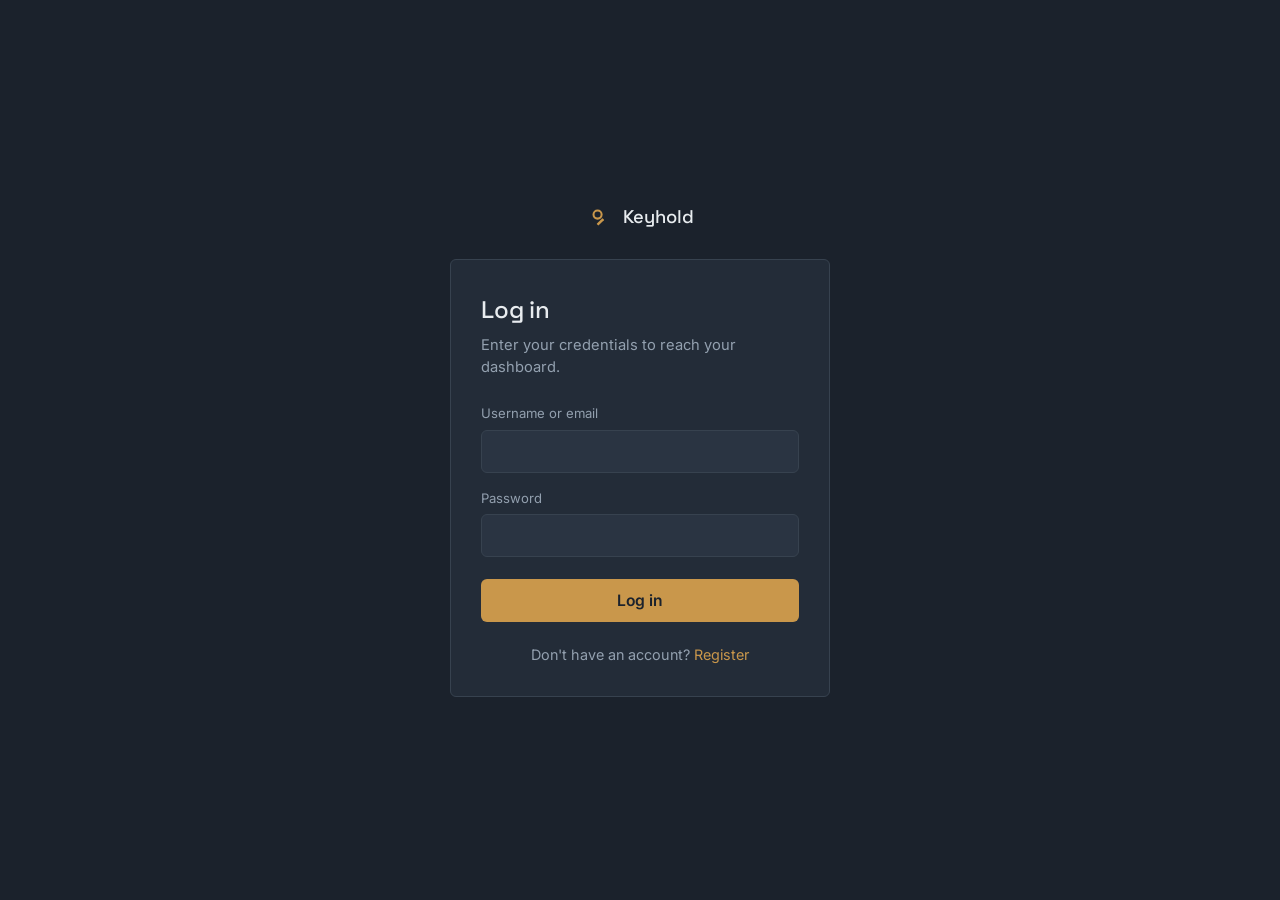
<file: index.html>
<!DOCTYPE html>
<html lang="en">
<head>
<meta charset="UTF-8">
<meta name="viewport" content="width=device-width, initial-scale=1.0">
<title>Keyhold — Log in</title>
<link rel="icon" type="image/svg+xml" href="favicon.svg">
<link rel="preconnect" href="https://fonts.googleapis.com">
<link rel="preconnect" href="https://fonts.gstatic.com" crossorigin>
<link href="https://fonts.googleapis.com/css2?family=Space+Grotesk:wght@500&family=Inter:wght@400;500;600&display=swap" rel="stylesheet">
<link rel="stylesheet" href="style.css">
</head>
<body>

  <div>
    <div class="mark">
      <svg class="mark__icon" viewBox="0 0 64 64" fill="none">
        <circle cx="26" cy="26" r="10" stroke="#C9974B" stroke-width="5"/>
        <rect x="30" y="34" width="6" height="20" rx="1" fill="#C9974B" transform="rotate(45 33 44)"/>
      </svg>
      <span class="mark__name">Keyhold</span>
    </div>

    <main class="card">
      <h1 class="card__title">Log in</h1>
      <p class="card__subtitle">Enter your credentials to reach your dashboard.</p>

      <p class="message message--error" id="formMessage" role="alert"></p>

      <form id="loginForm" novalidate>
        <div class="field">
          <label class="field__label" for="identifier">Username or email</label>
          <input class="field__input" type="text" id="identifier" name="identifier" required>
        </div>
        <div class="field">
          <label class="field__label" for="password">Password</label>
          <input class="field__input" type="password" id="password" name="password" required>
        </div>
        <button class="submit" type="submit">Log in</button>
      </form>

      <p class="switch">Don't have an account? <a href="register.html">Register</a></p>
    </main>
  </div>

  <script src="auth.js"></script>
  <script src="login.js"></script>
</body>
</html>
</file>
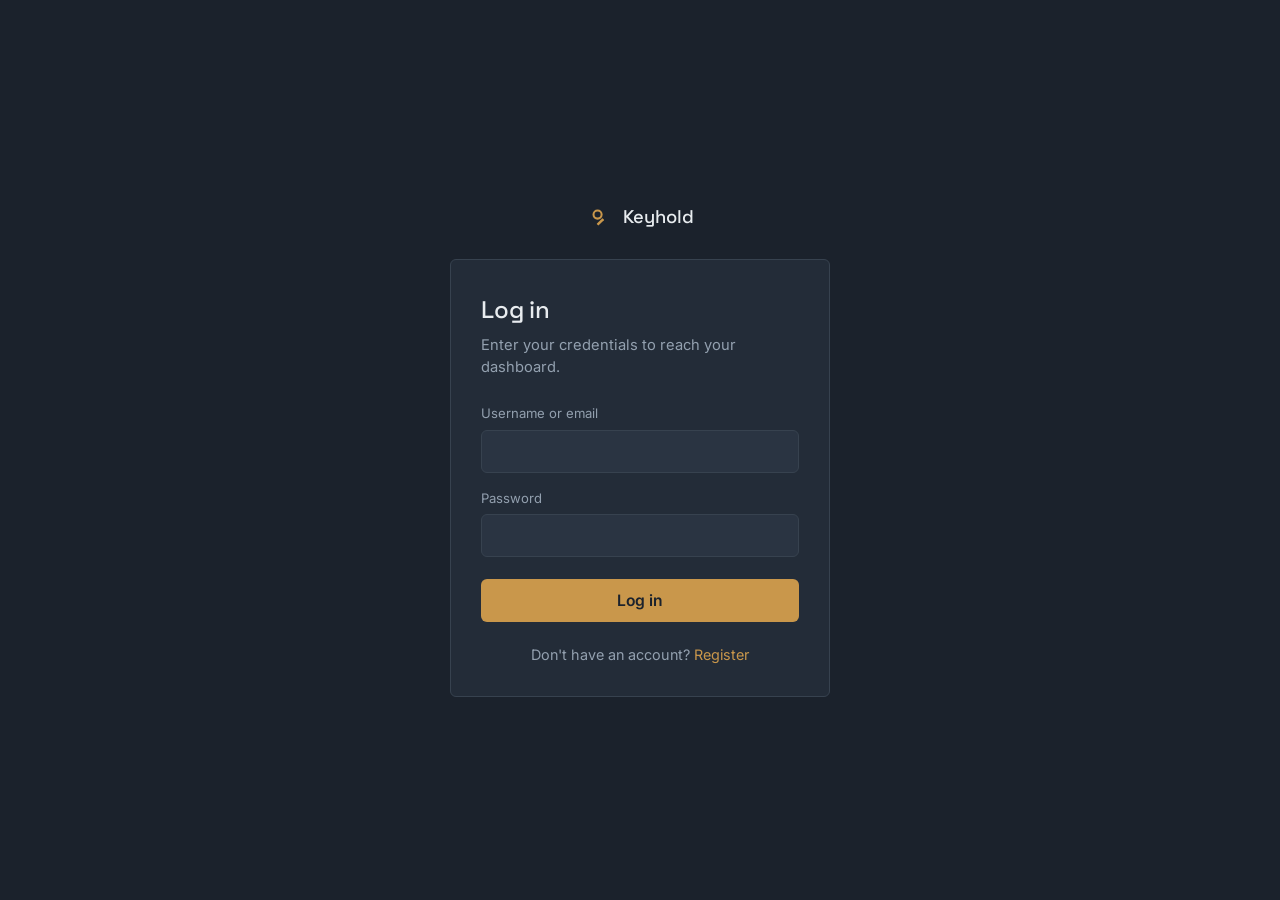
<file: dashboard.html>
<!DOCTYPE html>
<html lang="en">
<head>
<meta charset="UTF-8">
<meta name="viewport" content="width=device-width, initial-scale=1.0">
<title>Keyhold — Dashboard</title>
<link rel="icon" type="image/svg+xml" href="favicon.svg">
<link rel="preconnect" href="https://fonts.googleapis.com">
<link rel="preconnect" href="https://fonts.gstatic.com" crossorigin>
<link href="https://fonts.googleapis.com/css2?family=Space+Grotesk:wght@500&family=Inter:wght@400;500;600&display=swap" rel="stylesheet">
<link rel="stylesheet" href="style.css">
</head>
<body>

  <div class="dashboard">
    <div class="dashboard__header">
      <h1 class="dashboard__welcome">Welcome, <span id="usernameSlot">there</span></h1>
      <button class="logout" id="logoutButton" type="button">Log out</button>
    </div>

    <section class="vault">
      <div class="vault__row">
        <span class="vault__label">Status</span>
        <span>Session active</span>
      </div>
      <div class="vault__row">
        <span class="vault__label">Signed in</span>
        <span id="loginTimeSlot">—</span>
      </div>
      <div class="vault__row">
        <span class="vault__label">Access</span>
        <span>Protected content, visible only while logged in</span>
      </div>
    </section>
  </div>

  <script src="auth.js"></script>
  <script src="dashboard.js"></script>
</body>
</html>
</file>
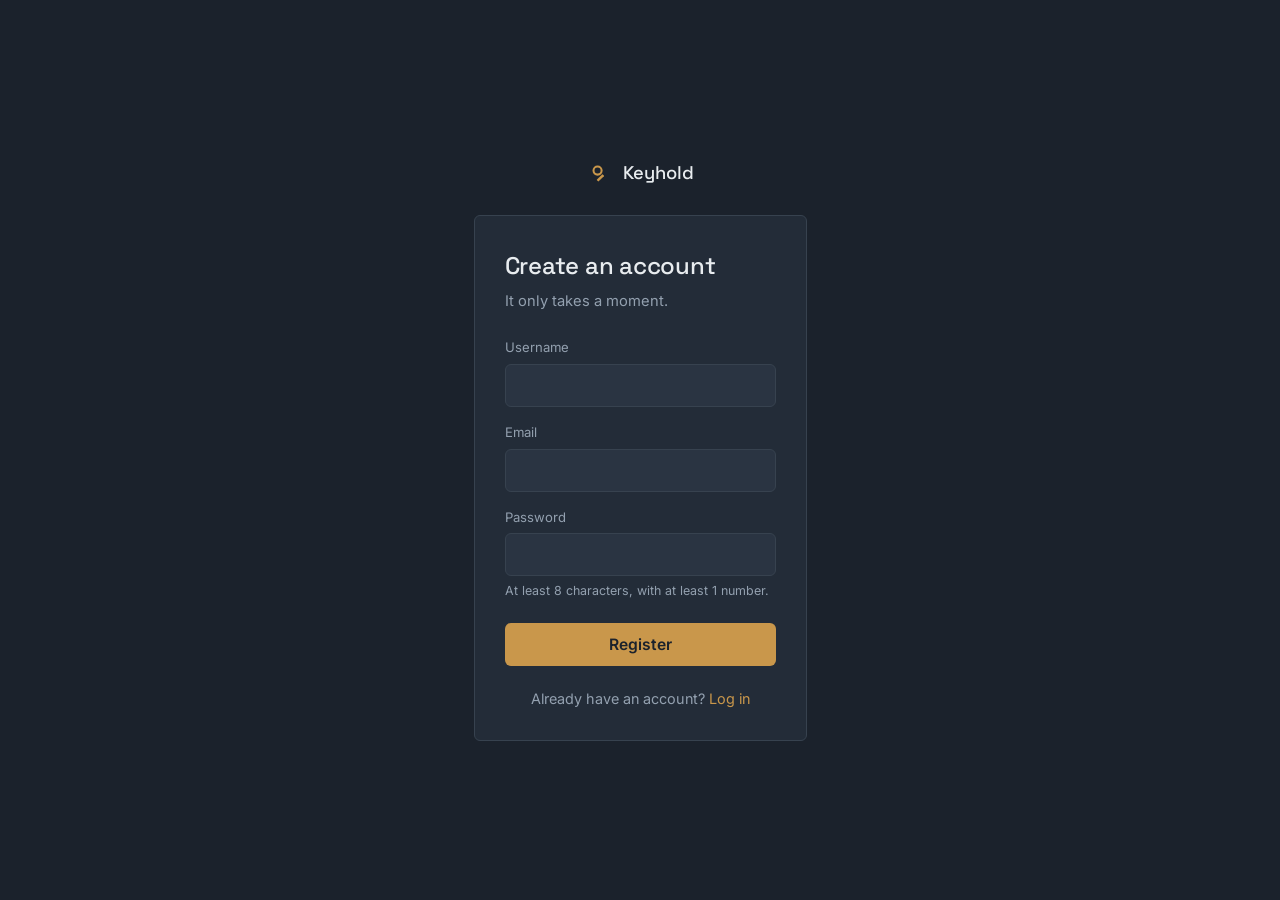
<file: register.html>
<!DOCTYPE html>
<html lang="en">
<head>
<meta charset="UTF-8">
<meta name="viewport" content="width=device-width, initial-scale=1.0">
<title>Keyhold — Register</title>
<link rel="icon" type="image/svg+xml" href="favicon.svg">
<link rel="preconnect" href="https://fonts.googleapis.com">
<link rel="preconnect" href="https://fonts.gstatic.com" crossorigin>
<link href="https://fonts.googleapis.com/css2?family=Space+Grotesk:wght@500&family=Inter:wght@400;500;600&display=swap" rel="stylesheet">
<link rel="stylesheet" href="style.css">
</head>
<body>

  <div>
    <div class="mark">
      <svg class="mark__icon" viewBox="0 0 64 64" fill="none">
        <circle cx="26" cy="26" r="10" stroke="#C9974B" stroke-width="5"/>
        <rect x="30" y="34" width="6" height="20" rx="1" fill="#C9974B" transform="rotate(45 33 44)"/>
      </svg>
      <span class="mark__name">Keyhold</span>
    </div>

    <main class="card">
      <h1 class="card__title">Create an account</h1>
      <p class="card__subtitle">It only takes a moment.</p>

      <p class="message" id="formMessage" role="alert"></p>

      <form id="registerForm" novalidate>
        <div class="field">
          <label class="field__label" for="username">Username</label>
          <input class="field__input" type="text" id="username" name="username" required>
        </div>
        <div class="field">
          <label class="field__label" for="email">Email</label>
          <input class="field__input" type="email" id="email" name="email" required>
        </div>
        <div class="field">
          <label class="field__label" for="password">Password</label>
          <input class="field__input" type="password" id="password" name="password" required>
          <p class="field__hint">At least 8 characters, with at least 1 number.</p>
        </div>
        <button class="submit" type="submit">Register</button>
      </form>

      <p class="switch">Already have an account? <a href="index.html">Log in</a></p>
    </main>
  </div>

  <script src="auth.js"></script>
  <script src="register.js"></script>
</body>
</html>
</file>
<file: style.css>
:root{
  --bg: #1B222C;
  --surface: #232C38;
  --surface-raised: #2A3442;
  --border: #37424F;
  --text: #E8ECEF;
  --text-soft: #93A0AF;
  --brass: #C9974B;
  --brass-hover: #DBAE68;
  --error: #C15C4E;
  --error-bg: #3A2823;
  --radius: 6px;
}

*{ box-sizing: border-box; }

body{
  margin: 0;
  min-height: 100vh;
  background: var(--bg);
  color: var(--text);
  font-family: 'Inter', system-ui, sans-serif;
  font-size: 16px;
  line-height: 1.5;
  display: flex;
  align-items: center;
  justify-content: center;
  padding: 32px 20px;
}

.mark{
  display: flex;
  align-items: center;
  justify-content: center;
  gap: 10px;
  margin-bottom: 28px;
}

.mark__icon{
  width: 26px;
  height: 26px;
  flex-shrink: 0;
}

.mark__name{
  font-family: 'Space Grotesk', sans-serif;
  font-weight: 500;
  font-size: 1.15rem;
  letter-spacing: -0.01em;
}

.card{
  width: 100%;
  max-width: 380px;
  background: var(--surface);
  border: 1px solid var(--border);
  border-radius: var(--radius);
  padding: 32px 30px 30px;
}

.card__title{
  font-family: 'Space Grotesk', sans-serif;
  font-weight: 500;
  font-size: 1.5rem;
  margin: 0 0 6px;
  letter-spacing: -0.01em;
}

.card__subtitle{
  margin: 0 0 26px;
  color: var(--text-soft);
  font-size: 0.92rem;
}

.field{
  margin-bottom: 16px;
}

.field__label{
  display: block;
  font-size: 0.82rem;
  color: var(--text-soft);
  margin-bottom: 6px;
}

.field__input{
  width: 100%;
  padding: 11px 13px;
  background: var(--surface-raised);
  border: 1px solid var(--border);
  border-radius: var(--radius);
  color: var(--text);
  font-family: inherit;
  font-size: 0.98rem;
}

.field__input:focus{
  outline: none;
  border-color: var(--brass);
  box-shadow: 0 0 0 3px rgba(201, 151, 75, 0.18);
}

.field__hint{
  margin: 6px 0 0;
  font-size: 0.78rem;
  color: var(--text-soft);
}

.submit{
  width: 100%;
  padding: 12px;
  margin-top: 6px;
  background: var(--brass);
  color: #1B222C;
  border: none;
  border-radius: var(--radius);
  font-family: inherit;
  font-weight: 600;
  font-size: 0.98rem;
  cursor: pointer;
}

.submit:hover{ background: var(--brass-hover); }
.submit:focus-visible{ outline: 2px solid var(--text); outline-offset: 2px; }

.message{
  display: none;
  padding: 11px 13px;
  border-radius: var(--radius);
  font-size: 0.88rem;
  margin-bottom: 18px;
}

.message.is-visible{ display: block; }

.message--error{
  background: var(--error-bg);
  color: #E7A296;
  border: 1px solid #52332C;
}

.message--success{
  background: #223A2E;
  color: #92C7A8;
  border: 1px solid #2E4E3B;
}

.switch{
  margin: 22px 0 0;
  text-align: center;
  font-size: 0.9rem;
  color: var(--text-soft);
}

.switch a{
  color: var(--brass);
  text-decoration: none;
}

.switch a:hover{ text-decoration: underline; }

/* Dashboard */
.dashboard{
  width: 100%;
  max-width: 560px;
}

.dashboard__header{
  display: flex;
  align-items: center;
  justify-content: space-between;
  margin-bottom: 24px;
  gap: 16px;
}

.dashboard__welcome{
  font-family: 'Space Grotesk', sans-serif;
  font-weight: 500;
  font-size: 1.3rem;
  margin: 0;
}

.dashboard__welcome span{ color: var(--brass); }

.logout{
  padding: 9px 16px;
  background: transparent;
  color: var(--text-soft);
  border: 1px solid var(--border);
  border-radius: var(--radius);
  font-family: inherit;
  font-size: 0.88rem;
  cursor: pointer;
  white-space: nowrap;
}

.logout:hover{ border-color: var(--error); color: var(--error); }

.vault{
  background: var(--surface);
  border: 1px solid var(--border);
  border-radius: var(--radius);
  padding: 28px;
}

.vault__row{
  display: flex;
  justify-content: space-between;
  padding: 12px 0;
  border-bottom: 1px solid var(--border);
  font-size: 0.94rem;
}

.vault__row:last-child{ border-bottom: none; }

.vault__label{ color: var(--text-soft); }
</file>
